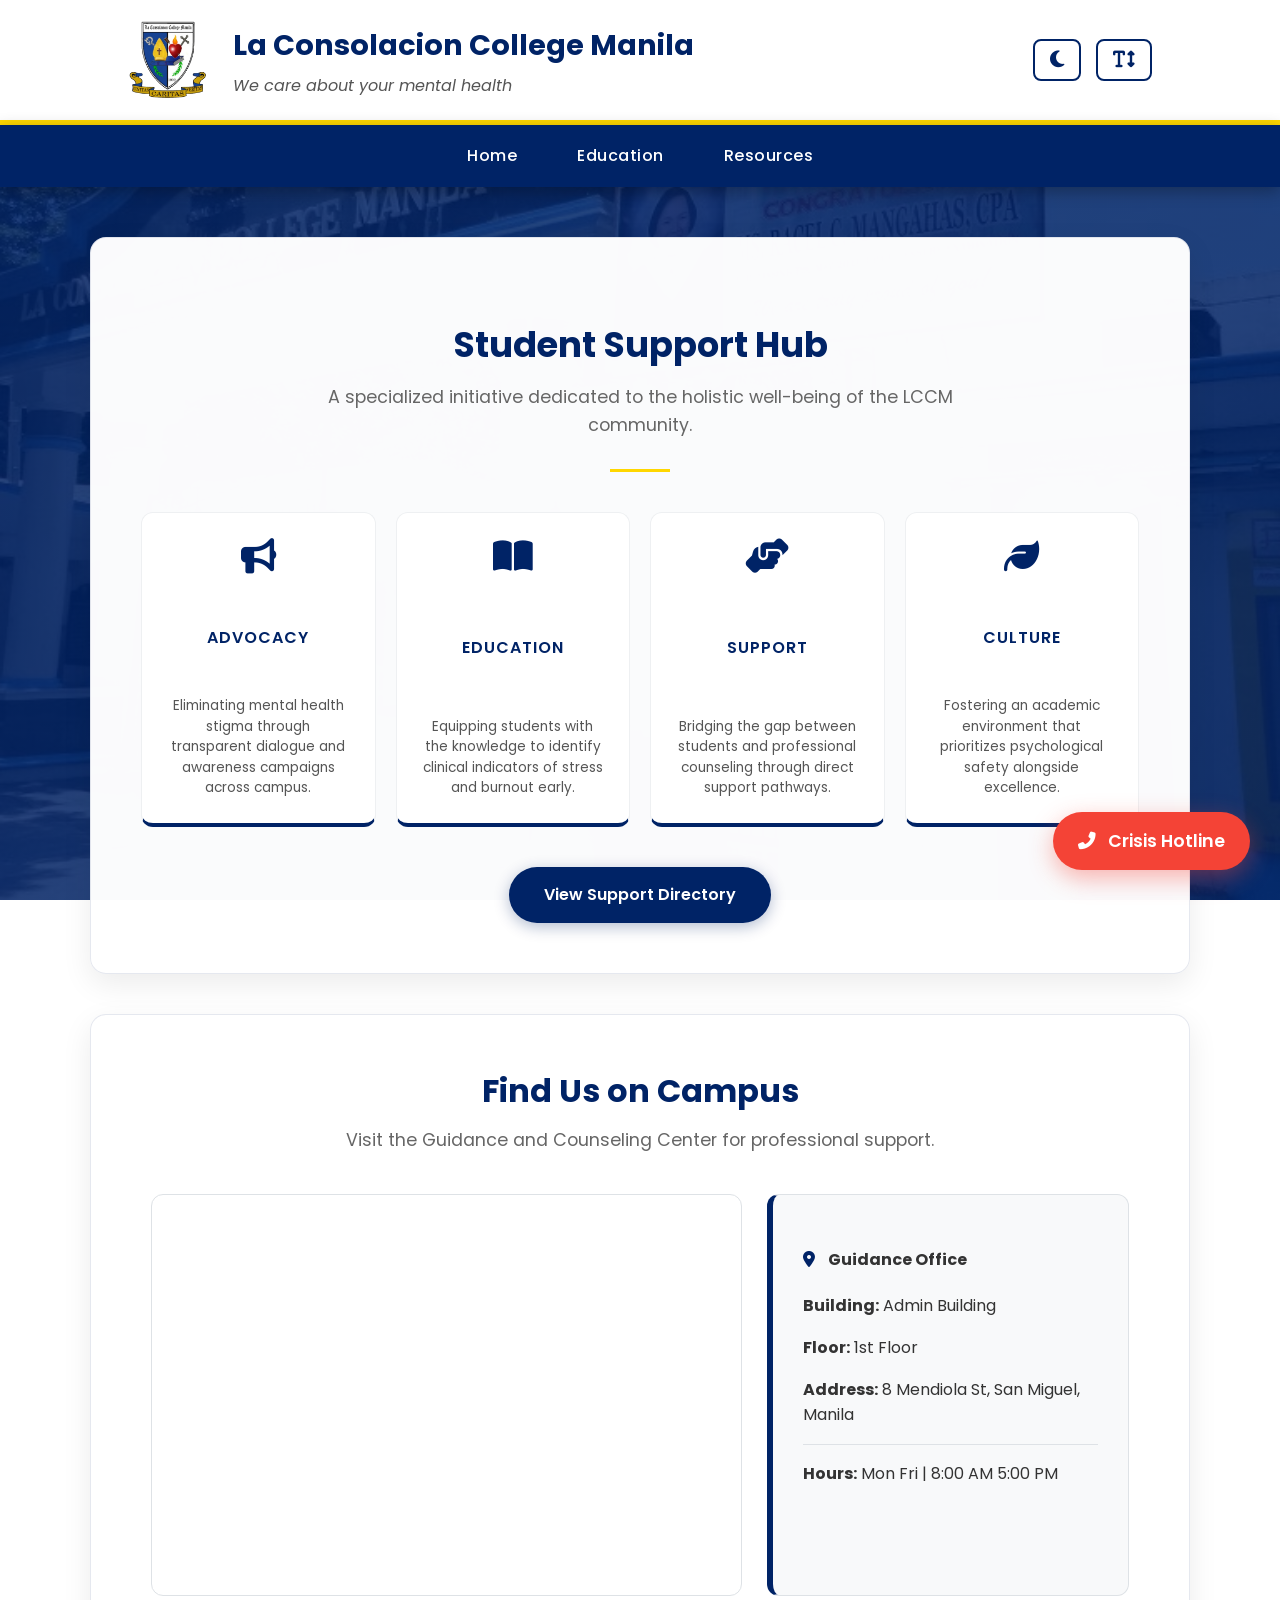
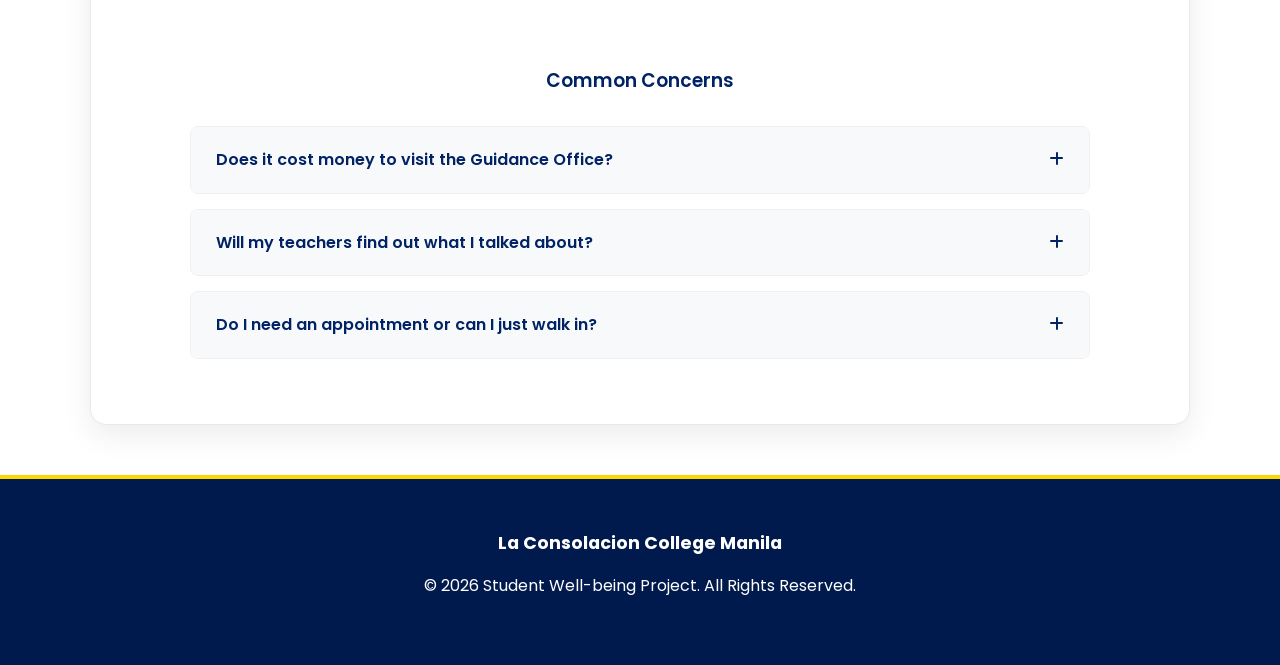
<file: index.html>
<!DOCTYPE html>
<html lang="en">
<head>
    <meta charset="UTF-8">
    <meta name="viewport" content="width=device-width, initial-scale=1.0">
    <title>LCCM Student Support Hub</title>
    <link href="https://fonts.googleapis.com/css2?family=Poppins:wght@300;400;500;600;700&display=swap" rel="stylesheet">
    <link rel="stylesheet" href="https://cdnjs.cloudflare.com/ajax/libs/font-awesome/6.4.0/css/all.min.css">
    <link rel="stylesheet" href="style.css">
</head>
<body>

    <header>
        <img src="lccm-logo.png" alt="LCCM Seal">
        <div>
            <h1>La Consolacion College Manila</h1>
            <p>We care about your mental health</p>
        </div>
        <div class="accessibility-controls">
            <button onclick="toggleDarkMode()" id="darkModeBtn" title="Toggle Dark Mode">
                <i class="fas fa-moon"></i>
            </button>
            <button onclick="resizeText()" id="resizeBtn" title="Resize Text">
                <i class="fas fa-text-height"></i>
            </button>
        </div>
    </header>

    <nav>
        <ul>
            <li><a href="index.html">Home</a></li>
            <li><a href="education.html">Education</a></li>
            <li><a href="resources.html">Resources</a></li>
        </ul>
    </nav>

    <main>
        <section id="home">
            <div class="card reveal">
                <h2 class="section-title">Student Support Hub</h2>
                <p class="section-subtitle">A specialized initiative dedicated to the holistic well-being of the LCCM community.</p>
                
                <hr class="divider">

                <div class="objectives-grid">
                    <div class="objective-item reveal">
                        <i class="fas fa-bullhorn obj-icon"></i>
                        <h4>Advocacy</h4>
                        <p>Eliminating mental health stigma through transparent dialogue and awareness campaigns across campus.</p>
                    </div>

                    <div class="objective-item reveal">
                        <i class="fas fa-book-open obj-icon"></i>
                        <h4>Education</h4>
                        <p>Equipping students with the knowledge to identify clinical indicators of stress and burnout early.</p>
                    </div>

                    <div class="objective-item reveal">
                        <i class="fas fa-hands-helping obj-icon"></i>
                        <h4>Support</h4>
                        <p>Bridging the gap between students and professional counseling through direct support pathways.</p>
                    </div>

                    <div class="objective-item reveal">
                        <i class="fas fa-leaf obj-icon"></i>
                        <h4>Culture</h4>
                        <p>Fostering an academic environment that prioritizes psychological safety alongside excellence.</p>
                    </div>
                </div>

                <a href="resources.html" class="btn-directory">View Support Directory</a>
            </div>
        </section>

        <section id="resources" class="resource-box reveal">
            <h2 class="section-title">Find Us on Campus</h2>
            <p class="section-subtitle">Visit the Guidance and Counseling Center for professional support.</p>
            
            <div class="map-container">
                <div class="map-frame">
                <iframe 
    src="https://www.google.com/maps/embed?pb=!1m18!1m12!1m3!1d3861.100862024921!2d120.98978137584556!3d14.593308877223783!2m3!1f0!2f0!3f0!3m2!1i1024!2i768!4f13.1!3m3!1m2!1s0x339795f74b1eb957%3A0xae81d172c049094b!2sLa%20Consolacion%20College%20Manila!5e0!3m2!1sen!2sph!4v1711812345678!5m2!1sen!2sph" 
    width="100%" 
    height="100%" 
    allowfullscreen="" 
    loading="lazy" 
    referrerpolicy="no-referrer-when-downgrade">
                 </iframe>
                </div>

                <div class="location-info">
                    <h4><i class="fas fa-map-marker-alt" style="color: #002366; margin-right: 10px;"></i> Guidance Office</h4>
                    <p><strong>Building:</strong> Admin Building</p>
                    <p><strong>Floor:</strong> 1st Floor</p>
                    <p><strong>Address:</strong> 8 Mendiola St, San Miguel, Manila</p>
                    <hr class="location-divider">
                    <p><strong>Hours:</strong> Mon Fri | 8:00 AM 5:00 PM</p>
                </div>
            </div>

            <div class="faq-section reveal">
                <h3 class="faq-title">Common Concerns</h3>
                <div class="faq-container">
                    
                    <div class="faq-item">
                        <div class="faq-question" onclick="toggleFAQ(this)">
                            Does it cost money to visit the Guidance Office? <span><i class="fas fa-plus"></i></span>
                        </div>
                        <div class="faq-answer">
                            No. Counseling and guidance services are part of your student privileges at LCCM. There are no additional fees for speaking with our professionals.
                        </div>
                    </div>

                    <div class="faq-item">
                        <div class="faq-question" onclick="toggleFAQ(this)">
                            Will my teachers find out what I talked about? <span><i class="fas fa-plus"></i></span>
                        </div>
                        <div class="faq-answer">
                            Your privacy is our priority. All sessions are strictly confidential. Information is only shared if there is an immediate risk to your safety or the safety of others.
                        </div>
                    </div>

                    <div class="faq-item">
                        <div class="faq-question" onclick="toggleFAQ(this)">
                            Do I need an appointment or can I just walk in? <span><i class="fas fa-plus"></i></span>
                        </div>
                        <div class="faq-answer">
                            Walk ins are welcome for urgent concerns. However, to ensure a counselor is available for a full session, we recommend scheduling an appointment via email or visiting the office in person.
                        </div>
                    </div>

                </div>
            </div>
        </section>
    </main>

    <footer>
        <p class="college-name">La Consolacion College Manila</p>
        <p class="copyright">© 2026 Student Well-being Project. All Rights Reserved.</p>
    </footer>

    <a href="tel:1553" class="floating-emergency" title="National Mental Health Crisis Hotline">
        <i class="fas fa-phone-alt"></i>
        <span>Crisis Hotline</span>
    </a>

    <script src="script.js"></script>

</body>
</html>
</file>
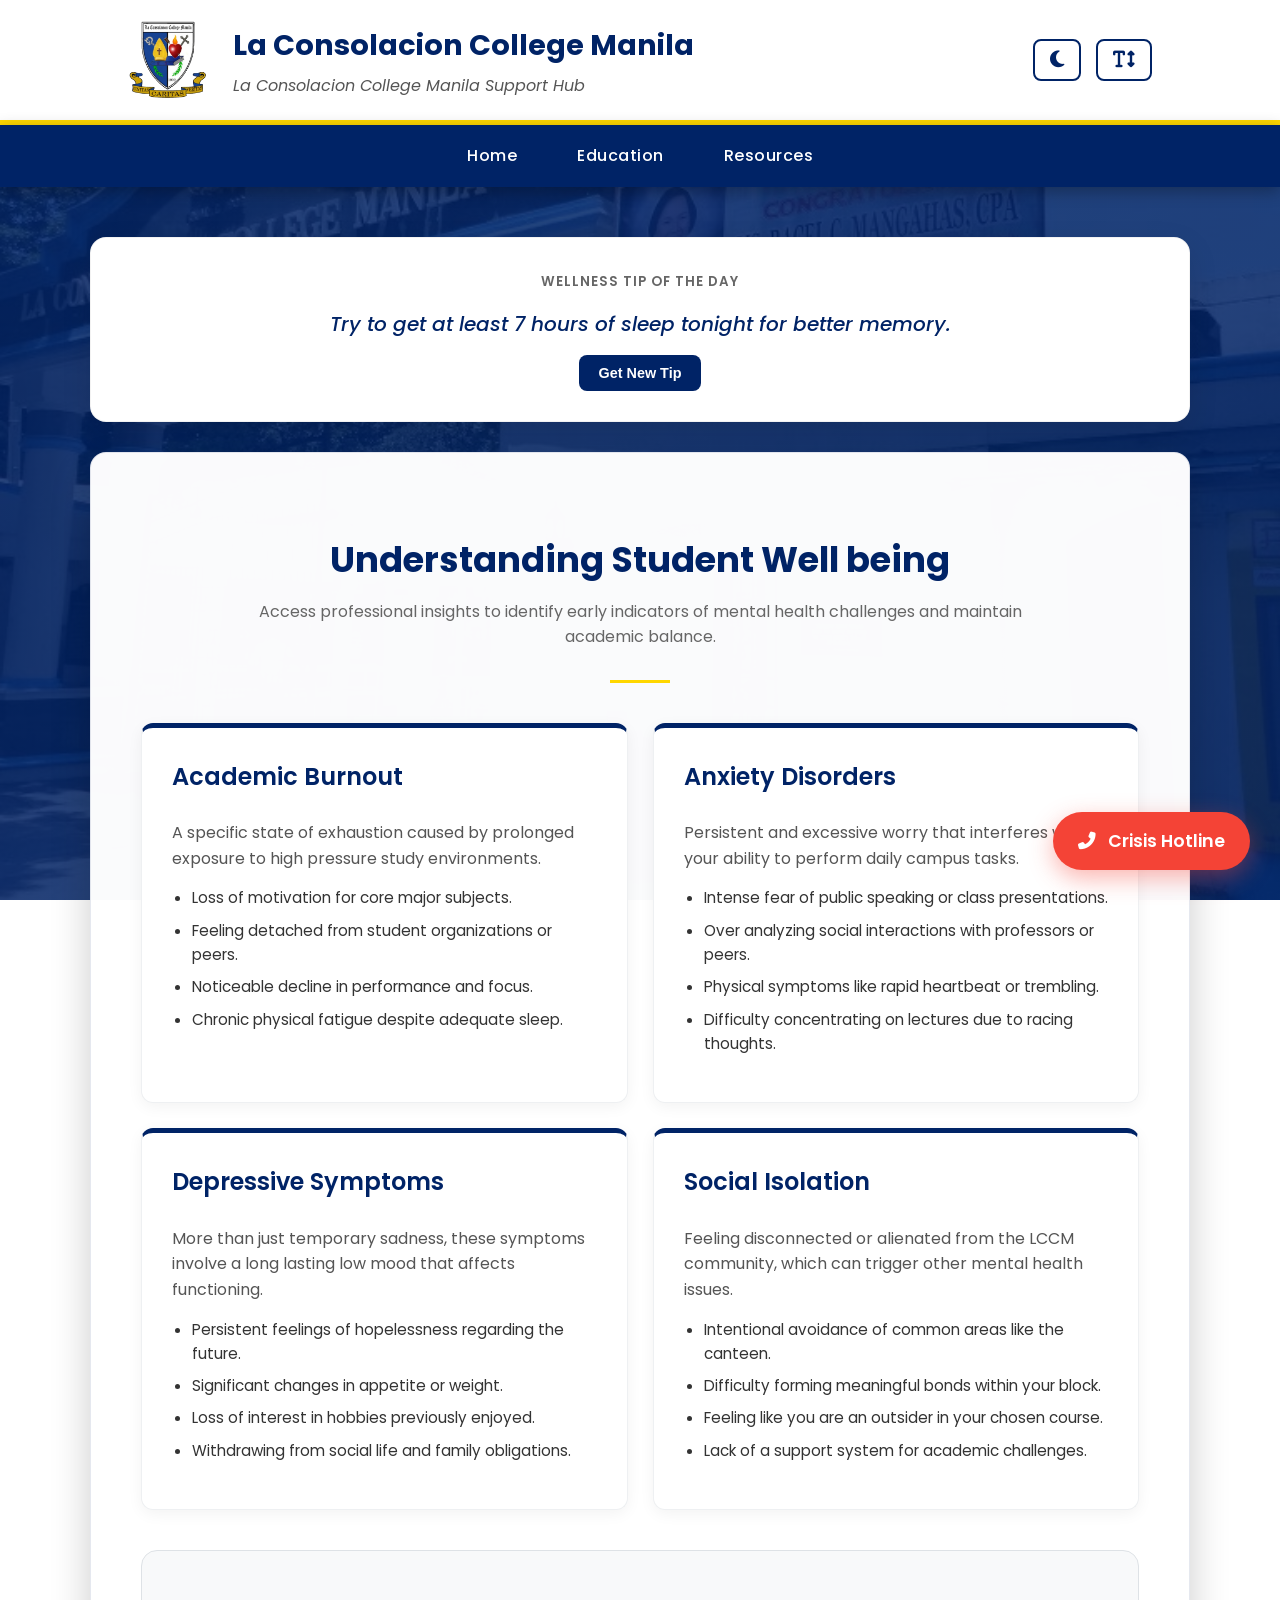
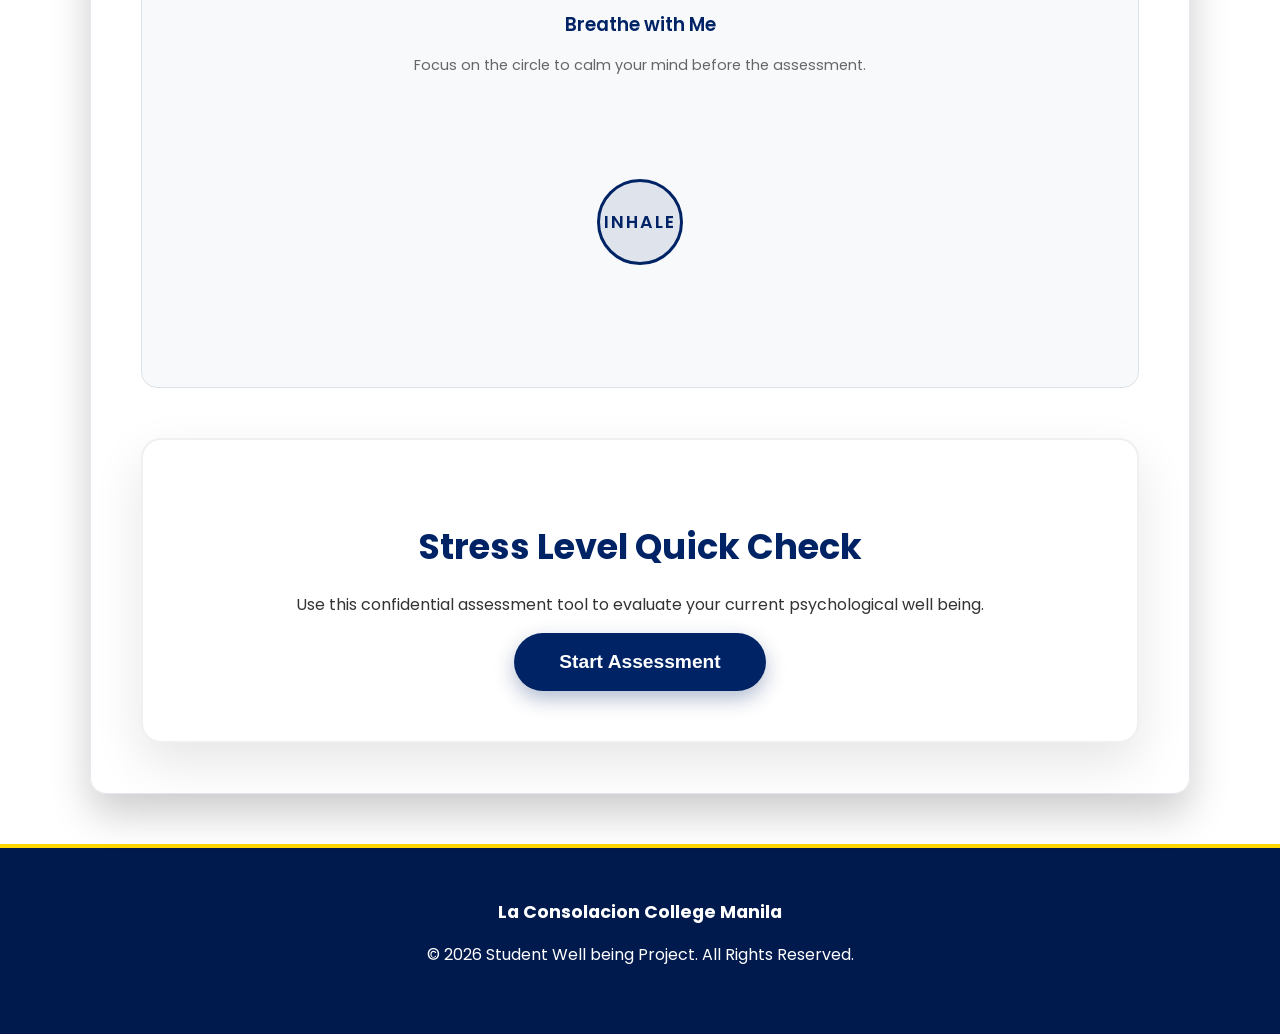
<file: education.html>
<!DOCTYPE html>
<html lang="en">
<head>
    <meta charset="UTF-8">
    <meta name="viewport" content="width=device-width, initial-scale=1.0">
    <title>Mental Health Education LCCM</title>
    <link href="https://fonts.googleapis.com/css2?family=Poppins:wght@300;400;500;600;700&display=swap" rel="stylesheet">
    <link rel="stylesheet" href="https://cdnjs.cloudflare.com/ajax/libs/font-awesome/6.4.0/css/all.min.css">
    <link rel="stylesheet" href="style.css">
</head>
<body>

    <header>
        <img src="lccm-logo.png" alt="LCCM Seal">
        <div>
            <h1>La Consolacion College Manila</h1>
            <p>La Consolacion College Manila Support Hub</p>
        </div>
        <div class="accessibility-controls">
            <button onclick="toggleDarkMode()" id="darkModeBtn" title="Toggle Dark Mode">
                <i class="fas fa-moon"></i>
            </button>
            <button onclick="resizeText()" id="resizeBtn" title="Resize Text">
                <i class="fas fa-text-height"></i>
            </button>
        </div>
    </header>

    <nav>
        <ul>
            <li><a href="index.html">Home</a></li>
            <li><a href="education.html">Education</a></li>
            <li><a href="resources.html">Resources</a></li>
        </ul>
    </nav>

    <main>
        <div class="tip-container reveal">
            <small class="tip-label">Wellness Tip of the Day</small>
            <p id="wellnessTip">Loading your daily tip...</p>
            <button class="btn-tip" onclick="generateTip()">Get New Tip</button>
        </div>

        <section class="content-card reveal">
            <h2>Understanding Student Well being</h2>
            <p class="edu-subtitle">Access professional insights to identify early indicators of mental health challenges and maintain academic balance.</p>
            
            <hr class="divider">

            <div class="education-grid">
                <div class="info-item reveal">
                    <h3>Academic Burnout</h3>
                    <p>A specific state of exhaustion caused by prolonged exposure to high pressure study environments.</p>
                    <ul>
                        <li>Loss of motivation for core major subjects.</li>
                        <li>Feeling detached from student organizations or peers.</li>
                        <li>Noticeable decline in performance and focus.</li>
                        <li>Chronic physical fatigue despite adequate sleep.</li>
                    </ul>
                </div>

                <div class="info-item reveal">
                    <h3>Anxiety Disorders</h3>
                    <p>Persistent and excessive worry that interferes with your ability to perform daily campus tasks.</p>
                    <ul>
                        <li>Intense fear of public speaking or class presentations.</li>
                        <li>Over analyzing social interactions with professors or peers.</li>
                        <li>Physical symptoms like rapid heartbeat or trembling.</li>
                        <li>Difficulty concentrating on lectures due to racing thoughts.</li>
                    </ul>
                </div>
                
                <div class="info-item reveal">
                    <h3>Depressive Symptoms</h3>
                    <p>More than just temporary sadness, these symptoms involve a long lasting low mood that affects functioning.</p>
                    <ul>
                        <li>Persistent feelings of hopelessness regarding the future.</li>
                        <li>Significant changes in appetite or weight.</li>
                        <li>Loss of interest in hobbies previously enjoyed.</li>
                        <li>Withdrawing from social life and family obligations.</li>
                    </ul>
                </div>

                <div class="info-item reveal">
                    <h3>Social Isolation</h3>
                    <p>Feeling disconnected or alienated from the LCCM community, which can trigger other mental health issues.</p>
                    <ul>
                        <li>Intentional avoidance of common areas like the canteen.</li>
                        <li>Difficulty forming meaningful bonds within your block.</li>
                        <li>Feeling like you are an outsider in your chosen course.</li>
                        <li>Lack of a support system for academic challenges.</li>
                    </ul>
                </div>
            </div>

            <div class="breathe-section reveal">
                <h3 class="breathe-title">Breathe with Me</h3>
                <p class="breathe-subtitle">Focus on the circle to calm your mind before the assessment.</p>
                <div class="breathe-container">
                    <div class="breathe-circle">
                        <div id="breatheText">Inhale</div>
                    </div>
                </div>
            </div>

            <div class="quiz-container reveal">
                <div id="quizIntro">
                    <h2 class="quiz-title">Stress Level Quick Check</h2>
                    <p>Use this confidential assessment tool to evaluate your current psychological well being.</p>
                    <button class="btn-start" onclick="startQuiz()">Start Assessment</button>
                </div>

                <div id="quizContent">
                    <h3 class="quiz-subtitle">Confidential Assessment</h3>
                    <form id="stressQuiz">
                        <div class="quiz-question">1. I feel overwhelmed by my current school requirements.</div>
                        <div class="quiz-options">
                            <label><input type="radio" name="q1" value="0"> Never or rarely</label>
                            <label><input type="radio" name="q1" value="1"> Sometimes</label>
                            <label><input type="radio" name="q1" value="2"> Frequently</label>
                        </div>

                        <div class="quiz-question">2. I find it difficult to relax after a long day of classes.</div>
                        <div class="quiz-options">
                            <label><input type="radio" name="q2" value="0"> Never or rarely</label>
                            <label><input type="radio" name="q2" value="1"> Sometimes</label>
                            <label><input type="radio" name="q2" value="2"> Frequently</label>
                        </div>

                        <div class="quiz-question">3. I have been feeling more irritable or frustrated lately.</div>
                        <div class="quiz-options">
                            <label><input type="radio" name="q3" value="0"> Never or rarely</label>
                            <label><input type="radio" name="q3" value="1"> Sometimes</label>
                            <label><input type="radio" name="q3" value="2"> Frequently</label>
                        </div>

                        <div class="quiz-question">4. I am having trouble falling asleep or staying asleep.</div>
                        <div class="quiz-options">
                            <label><input type="radio" name="q4" value="0"> Never or rarely</label>
                            <label><input type="radio" name="q4" value="1"> Sometimes</label>
                            <label><input type="radio" name="q4" value="2"> Frequently</label>
                        </div>

                        <div class="quiz-question">5. I experience physical symptoms like muscle tension or headaches.</div>
                        <div class="quiz-options">
                            <label><input type="radio" name="q5" value="0"> Never or rarely</label>
                            <label><input type="radio" name="q5" value="1"> Sometimes</label>
                            <label><input type="radio" name="q5" value="2"> Frequently</label>
                        </div>

                        <div class="quiz-question">6. I feel like I have no time for personal hobbies or family.</div>
                        <div class="quiz-options">
                            <label><input type="radio" name="q6" value="0"> Never or rarely</label>
                            <label><input type="radio" name="q6" value="1"> Sometimes</label>
                            <label><input type="radio" name="q6" value="2"> Frequently</label>
                        </div>

                        <button type="button" class="btn-check" onclick="calculateScore()">Submit for Analysis</button>
                    </form>

                    <div id="meter-container">
                        <h3 id="status-text">Your Wellness Status</h3>
                        <div class="meter-bg"><div id="meter-fill"></div></div>
                        <p id="feedback-text"></p>
                        <p id="advice-text"></p>
                        <button class="btn-retake" onclick="location.reload()">Retake Assessment</button>
                    </div>
                </div>
            </div>
        </section>
    </main>

    <footer>
        <p class="college-name">La Consolacion College Manila</p>
        <p>© 2026 Student Well being Project. All Rights Reserved.</p>
    </footer>

    <a href="tel:1553" class="floating-emergency" title="National Mental Health Crisis Hotline">
        <i class="fas fa-phone-alt"></i>
        <span>Crisis Hotline</span>
    </a>

    <script src="script.js"></script>

</body>
</html>
</file>
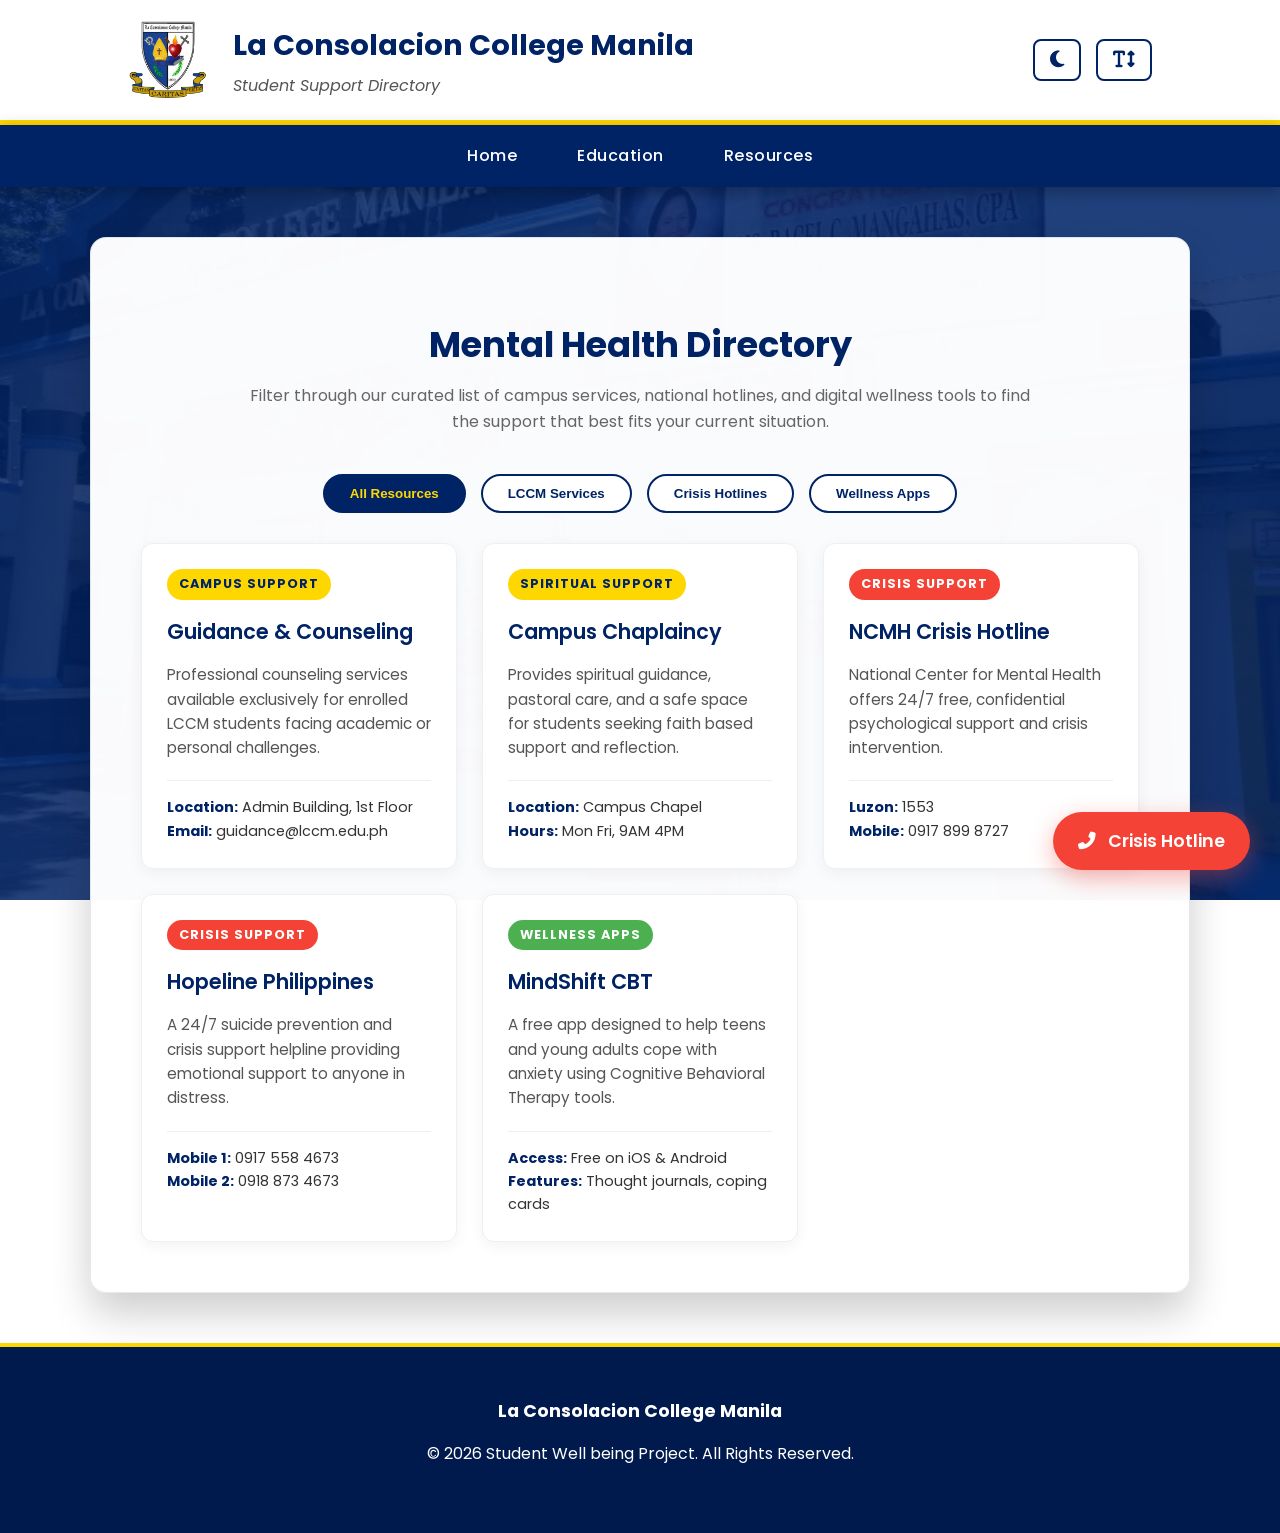
<file: resources.html>
<!DOCTYPE html>
<html lang="en">
<head>
    <meta charset="UTF-8">
    <meta name="viewport" content="width=device-width, initial-scale=1.0">
    <title>Support Resources LCCM</title>
    <link href="https://fonts.googleapis.com/css2?family=Poppins:wght@300;400;500;600;700&display=swap" rel="stylesheet">
    <link rel="stylesheet" href="https://cdnjs.cloudflare.com/ajax/libs/font-awesome/6.4.0/css/all.min.css">
    <link rel="stylesheet" href="style.css">
</head>
<body>

    <header>
        <img src="lccm-logo.png" alt="LCCM Seal">
        <div>
            <h1>La Consolacion College Manila</h1>
            <p>Student Support Directory</p>
        </div>
        <div class="accessibility-controls">
            <button onclick="toggleDarkMode()" id="darkModeBtn" title="Toggle Dark Mode">
                <i class="fas fa-moon"></i>
            </button>
            <button onclick="resizeText()" id="resizeBtn" title="Resize Text">
                <i class="fas fa-text-height"></i>
            </button>
        </div>
    </header>

    <nav>
        <ul>
            <li><a href="index.html">Home</a></li>
            <li><a href="education.html">Education</a></li>
            <li><a href="resources.html">Resources</a></li>
        </ul>
    </nav>

    <main>
        <div class="content-card reveal">
            <div class="directory-header">
                <h2>Mental Health Directory</h2>
                <p class="edu-subtitle">Filter through our curated list of campus services, national hotlines, and digital wellness tools to find the support that best fits your current situation.</p>
            </div>

            <div class="filter-controls">
                <button class="btn-filter active" onclick="filterResources('all', this)">All Resources</button>
                <button class="btn-filter" onclick="filterResources('lccm', this)">LCCM Services</button>
                <button class="btn-filter" onclick="filterResources('crisis', this)">Crisis Hotlines</button>
                <button class="btn-filter" onclick="filterResources('wellness', this)">Wellness Apps</button>
            </div>

            <div class="resource-grid">
                <div class="resource-card reveal">
                    <span class="resource-badge">Campus Support</span>
                    <h3>Guidance & Counseling</h3>
                    <p>Professional counseling services available exclusively for enrolled LCCM students facing academic or personal challenges.</p>
                    <div class="resource-contact">
                        <strong>Location:</strong> Admin Building, 1st Floor<br>
                        <strong>Email:</strong> guidance@lccm.edu.ph
                    </div>
                </div>

                <div class="resource-card reveal">
                    <span class="resource-badge">Spiritual Support</span>
                    <h3>Campus Chaplaincy</h3>
                    <p>Provides spiritual guidance, pastoral care, and a safe space for students seeking faith based support and reflection.</p>
                    <div class="resource-contact">
                        <strong>Location:</strong> Campus Chapel<br>
                        <strong>Hours:</strong> Mon Fri, 9AM 4PM
                    </div>
                </div>

                <div class="resource-card reveal">
                    <span class="resource-badge" style="background: #f44336; color: white;">Crisis Support</span>
                    <h3>NCMH Crisis Hotline</h3>
                    <p>National Center for Mental Health offers 24/7 free, confidential psychological support and crisis intervention.</p>
                    <div class="resource-contact">
                        <strong>Luzon:</strong> 1553<br>
                        <strong>Mobile:</strong> 0917 899 8727
                    </div>
                </div>

                <div class="resource-card reveal">
                    <span class="resource-badge" style="background: #f44336; color: white;">Crisis Support</span>
                    <h3>Hopeline Philippines</h3>
                    <p>A 24/7 suicide prevention and crisis support helpline providing emotional support to anyone in distress.</p>
                    <div class="resource-contact">
                        <strong>Mobile 1:</strong> 0917 558 4673<br>
                        <strong>Mobile 2:</strong> 0918 873 4673
                    </div>
                </div>

                <div class="resource-card reveal">
                    <span class="resource-badge" style="background: #4caf50; color: white;">Wellness Apps</span>
                    <h3>MindShift CBT</h3>
                    <p>A free app designed to help teens and young adults cope with anxiety using Cognitive Behavioral Therapy tools.</p>
                    <div class="resource-contact">
                        <strong>Access:</strong> Free on iOS & Android<br>
                        <strong>Features:</strong> Thought journals, coping cards
                    </div>
                </div>
            </div>
        </div>
    </main>

    <footer>
        <p class="college-name">La Consolacion College Manila</p>
        <p>© 2026 Student Well being Project. All Rights Reserved.</p>
    </footer>

    <a href="tel:1553" class="floating-emergency" title="National Mental Health Crisis Hotline">
        <i class="fas fa-phone-alt"></i>
        <span>Crisis Hotline</span>
    </a>

    <script src="script.js"></script>

</body>
</html>
</file>
<file: style.css>
/* Base Styles */
body {
    font-family: 'Poppins', sans-serif;
    line-height: 1.6;
    margin: 0;
    padding: 0;
    color: #333;
    background-image: linear-gradient(rgba(0, 35, 102, 0.85), rgba(0, 35, 102, 0.85)), url('campus.jpg');
    background-attachment: fixed;
    background-size: cover;
    background-position: center;
    transition: background-color 0.3s, color 0.3s;
}

header {
    display: flex;
    align-items: center;
    gap: 25px;
    padding: 20px 10%;
    background-color: #ffffff;
    border-bottom: 5px solid #FFD700;
    transition: background-color 0.3s, border-color 0.3s;
}

header img { height: 80px; width: auto; }
header h1 { margin: 0; color: #002366; font-size: 1.8rem; font-weight: 700; transition: color 0.3s; }
header p { margin: 5px 0 0 0; font-size: 1rem; color: #555; font-style: italic; transition: color 0.3s; }

nav {
    background: #002366;
    padding: 0;
    position: sticky;
    top: 0;
    z-index: 1000;
    box-shadow: 0 4px 15px rgba(0,0,0,0.3);
    transition: background-color 0.3s;
}

nav ul { list-style: none; display: flex; margin: 0; padding: 0; justify-content: center; }
nav ul li a { color: white; text-decoration: none; font-weight: 500; padding: 18px 30px; display: block; transition: 0.3s; letter-spacing: 0.5px; }
nav ul li a:hover { background-color: #003399; color: #FFD700; }

main { max-width: 1100px; margin: 50px auto; padding: 0 20px; }

/* Scroll Reveal Animations */
.reveal {
    opacity: 0;
    transform: translateY(40px);
    transition: all 0.8s cubic-bezier(0.5, 0, 0, 1);
}

.reveal.active {
    opacity: 1;
    transform: translateY(0);
}

/* Home Page Components */
.card {
    background: rgba(255, 255, 255, 0.98);
    padding: 50px;
    border-radius: 16px;
    border: 1px solid rgba(0, 35, 102, 0.1);
    box-shadow: 0 10px 30px rgba(0, 0, 0, 0.08);
    margin-bottom: 40px;
    text-align: center;
    transition: background-color 0.3s, border-color 0.3s;
}

.objectives-grid {
    display: grid;
    grid-template-columns: repeat(4, 1fr);
    gap: 20px;
    margin-top: 40px;
}

.objective-item {
    background: #ffffff;
    padding: 25px;
    border-radius: 12px;
    border: 1px solid #eef0f2;
    border-bottom: 4px solid #002366;
    transition: all 0.3s ease;
    display: flex;
    flex-direction: column;
    justify-content: space-between;
    min-height: 260px;
}

.objective-item:hover {
    transform: translateY(-5px);
    box-shadow: 0 12px 24px rgba(0, 35, 102, 0.15);
    border-color: #002366;
}

.obj-icon { font-size: 2.2rem; margin-bottom: 15px; color: #002366; transition: color 0.3s; }
.objective-item h4 { color: #002366; margin: 0 0 10px 0; font-size: 1rem; text-transform: uppercase; letter-spacing: 1px; font-weight: 600; transition: color 0.3s; }
.objective-item p { font-size: 0.85rem; color: #555; margin: 0; line-height: 1.5; transition: color 0.3s; }

.btn-directory {
    display: inline-block;
    margin-top: 40px;
    padding: 15px 35px;
    background-color: #002366;
    color: #ffffff;
    text-decoration: none;
    border-radius: 50px;
    font-weight: 600;
    transition: 0.3s;
    box-shadow: 0 4px 15px rgba(0,35,102,0.3);
}

.btn-directory:hover {
    background-color: #FFD700;
    color: #002366;
    transform: scale(1.05);
}

.resource-box {
    background: rgba(255, 255, 255, 0.98);
    padding: 50px;
    border-radius: 16px;
    border: 1px solid rgba(0, 35, 102, 0.1);
    box-shadow: 0 10px 30px rgba(0, 0, 0, 0.08);
    text-align: center;
    transition: background-color 0.3s, border-color 0.3s;
}

.map-container {
    display: flex;
    flex-wrap: wrap;
    gap: 25px;
    margin-top: 30px;
    background: transparent;
    padding: 10px;
    border-radius: 12px;
}

.map-frame {
    flex: 2;
    min-width: 300px;
    height: 400px;
    border-radius: 12px;
    overflow: hidden;
    border: 1px solid #dee2e6;
}

.map-frame iframe { border: 0; }

.location-info {
    flex: 1;
    min-width: 250px;
    background: #f8f9fa;
    padding: 30px;
    border-radius: 12px;
    border: 1px solid #dee2e6;
    border-left: 6px solid #002366;
    text-align: left;
    transition: background-color 0.3s, border-color 0.3s;
}

hr.location-divider {
    border: 0;
    border-top: 1px solid #dee2e6;
    margin: 15px 0;
}

.faq-section { margin-top: 60px; text-align: left; }
.faq-container { max-width: 900px; margin: 30px auto 0; }

.faq-item {
    background: #ffffff;
    border: 1px solid #eef0f2;
    border-radius: 8px;
    margin-bottom: 15px;
    overflow: hidden;
    transition: all 0.3s ease;
}

.faq-question {
    padding: 20px 25px;
    background: #f8f9fa;
    color: #002366;
    font-weight: 600;
    cursor: pointer;
    display: flex;
    justify-content: space-between;
    align-items: center;
    transition: background-color 0.3s, color 0.3s;
}

.faq-answer {
    padding: 0 25px;
    max-height: 0;
    overflow: hidden;
    transition: all 0.4s cubic-bezier(0, 1, 0, 1);
    color: #555;
    font-size: 0.95rem;
}

.faq-item.active { border-color: #FFD700; box-shadow: 0 5px 15px rgba(0,0,0,0.05); }
.faq-item.active .faq-answer { max-height: 200px; padding: 20px 25px; }

.section-title { color: #002366; font-size: 2.2rem; margin-bottom: 10px; font-weight: 700; transition: color 0.3s; }
#resources .section-title { font-size: 2rem; margin: 0; }
.section-subtitle { color: #666; font-size: 1.1rem; max-width: 700px; margin: 0 auto; transition: color 0.3s; }
#resources .section-subtitle { margin-top: 10px; }

hr.divider { border: 0; border-top: 3px solid #FFD700; width: 60px; margin: 30px auto; }
.faq-title { color: #002366; text-align: center; margin-bottom: 20px; font-weight: 600; transition: color 0.3s; }
.college-name { font-weight: bold; font-size: 1.1rem; margin: 0 0 5px 0; }

/* Floating Emergency Button */
.floating-emergency {
    position: fixed;
    bottom: 30px;
    right: 30px;
    background-color: #f44336;
    color: white;
    padding: 15px 25px;
    border-radius: 50px;
    display: flex;
    align-items: center;
    gap: 12px;
    text-decoration: none;
    font-weight: 600;
    font-size: 1.1rem;
    box-shadow: 0 8px 25px rgba(244, 67, 54, 0.4);
    z-index: 9999;
    transition: all 0.3s ease;
}

.floating-emergency:hover {
    transform: translateY(-5px) scale(1.02);
    background-color: #d32f2f;
    box-shadow: 0 12px 30px rgba(244, 67, 54, 0.6);
}

/* Education Page Components */
.tip-container {
    background: #ffffff;
    padding: 30px;
    border-radius: 16px;
    border-left: 10px solid #FFD700;
    text-align: center;
    margin-bottom: 30px;
    box-shadow: 0 10px 30px rgba(0, 0, 0, 0.1);
    border: 1px solid rgba(0, 0, 0, 0.05);
    transition: background-color 0.3s, border-color 0.3s;
}

.tip-label { color: #666; font-weight: 600; text-transform: uppercase; letter-spacing: 1px; }

#wellnessTip {
    font-size: 1.25rem;
    color: #002366;
    font-style: italic;
    margin: 15px 0;
    font-weight: 500;
    min-height: 1.5em;
    transition: opacity 0.3s ease-in-out, color 0.3s;
}

.btn-tip {
    background: #002366;
    color: white;
    border: none;
    padding: 10px 20px;
    border-radius: 8px;
    cursor: pointer;
    font-size: 0.9rem;
    font-weight: 600;
    transition: 0.3s;
}

.btn-tip:hover { background: #FFD700; color: #002366; transform: translateY(-2px); }

.content-card {
    background: rgba(255, 255, 255, 0.98);
    padding: 50px;
    border-radius: 16px;
    box-shadow: 0 20px 40px rgba(0,0,0,0.2);
    margin-bottom: 30px;
    text-align: center;
    border: 1px solid rgba(0, 35, 102, 0.1);
    transition: background-color 0.3s, border-color 0.3s;
}

.content-card h2 { color: #002366; font-size: 2.2rem; margin-bottom: 10px; font-weight: 700; transition: color 0.3s; }
.edu-subtitle { color: #666; max-width: 800px; margin: 0 auto; transition: color 0.3s; }

.education-grid {
    display: grid;
    grid-template-columns: repeat(auto-fit, minmax(400px, 1fr));
    gap: 25px;
    margin-top: 40px;
    text-align: left;
}

.info-item {
    background: #ffffff;
    padding: 30px;
    border-radius: 12px;
    border: 1px solid #eef0f2;
    border-top: 5px solid #002366;
    transition: all 0.3s ease;
    box-shadow: 0 4px 15px rgba(0,0,0,0.05);
}

.info-item:hover {
    transform: translateY(-8px);
    box-shadow: 0 15px 30px rgba(0, 35, 102, 0.1);
    border-color: #002366;
}

.info-item h3 { color: #002366; margin-top: 0; font-size: 1.5rem; font-weight: 600; transition: color 0.3s; }
.info-item p { color: #555; margin-bottom: 15px; transition: color 0.3s; }
.info-item ul { padding-left: 20px; margin-top: 10px; }
.info-item li { margin-bottom: 8px; font-size: 0.95rem; }

.breathe-section {
    margin: 40px 0;
    padding: 40px;
    background: #f8f9fa;
    border-radius: 16px;
    text-align: center;
    border: 1px solid #dee2e6;
    transition: background-color 0.3s, border-color 0.3s;
}

.breathe-title { color: #002366; margin-bottom: 5px; font-weight: 600; transition: color 0.3s; }
.breathe-subtitle { color: #666; font-size: 0.9rem; margin-bottom: 20px; transition: color 0.3s; }

.breathe-container { display: flex; align-items: center; justify-content: center; height: 250px; }

.breathe-circle {
    width: 80px;
    height: 80px;
    background: rgba(0, 35, 102, 0.1);
    border: 3px solid #002366;
    border-radius: 50%;
    display: flex;
    align-items: center;
    justify-content: center;
    animation: breathAnimation 12s infinite ease-in-out;
}

#breatheText { font-weight: 600; color: #002366; font-size: 1.1rem; text-transform: uppercase; letter-spacing: 2px; transition: color 0.3s; }

@keyframes breathAnimation {
    0%, 100% { transform: scale(1); background: rgba(0, 35, 102, 0.1); }
    33%, 66% { transform: scale(2.5); background: rgba(0, 35, 102, 0.3); }
}

.quiz-container {
    margin-top: 50px;
    padding: 50px;
    background: #ffffff;
    border-radius: 20px;
    border: 2px solid #eef0f2;
    box-shadow: 0 20px 50px rgba(0, 0, 0, 0.1);
    text-align: center;
    transition: background-color 0.3s, border-color 0.3s;
}

#quizContent { display: none; text-align: left; animation: fadeIn 0.6s ease-out; }

@keyframes fadeIn {
    from { opacity: 0; transform: translateY(20px); }
    to { opacity: 1; transform: translateY(0); }
}

.quiz-title { color: #002366; font-weight: 700; transition: color 0.3s; }
.quiz-subtitle { color: #002366; text-align: center; margin-bottom: 30px; font-weight: 600; transition: color 0.3s; }
.quiz-question { margin-bottom: 15px; font-weight: 600; color: #002366; font-size: 1.1rem; transition: color 0.3s; }
.quiz-options { margin-bottom: 30px; }

.quiz-options label {
    display: block;
    background: #ffffff;
    padding: 15px;
    margin-bottom: 10px;
    border-radius: 10px;
    cursor: pointer;
    border: 1px solid #dee2e6;
    transition: all 0.2s ease;
}

.quiz-options label:hover { background: #f0f4f8; border-color: #002366; transform: translateX(8px); }

.btn-start {
    padding: 18px 45px;
    background-color: #002366;
    color: white;
    border: none;
    border-radius: 50px;
    font-size: 1.2rem;
    font-weight: 600;
    cursor: pointer;
    transition: 0.3s;
    box-shadow: 0 8px 20px rgba(0,35,102,0.3);
}

.btn-start:hover { transform: scale(1.05); background-color: #003399; color: #FFD700; }

.btn-check {
    width: 100%;
    padding: 18px;
    background: #002366;
    color: white;
    border: none;
    border-radius: 12px;
    font-weight: 600;
    cursor: pointer;
    font-size: 1.1rem;
    transition: 0.3s;
}

.btn-check:hover { background: #003399; letter-spacing: 1px; }

#meter-container { display: none; margin-top: 40px; text-align: center; }
.meter-bg { width: 100%; background-color: #eee; border-radius: 25px; height: 30px; margin: 20px 0; overflow: hidden; border: 1px solid #ddd; }
#meter-fill { height: 100%; width: 0%; background-color: #4caf50; transition: width 1s cubic-bezier(0.4, 0, 0.2, 1); }
#feedback-text { font-weight: 600; font-size: 1.1rem; margin-top: 15px; }
#advice-text { color: #666; margin-bottom: 25px; transition: color 0.3s; }

.btn-retake {
    background: none;
    border: none;
    color: #002366;
    cursor: pointer;
    text-decoration: underline;
    font-weight: 600;
    transition: color 0.3s;
}

/* Resources Page Components */
.directory-header { text-align: center; margin-bottom: 40px; }
.filter-controls { display: flex; justify-content: center; gap: 15px; margin: 30px 0; flex-wrap: wrap; }

.btn-filter {
    background: #ffffff;
    color: #002366;
    border: 2px solid #002366;
    padding: 10px 25px;
    border-radius: 50px;
    font-weight: 600;
    cursor: pointer;
    transition: all 0.3s ease;
}

.btn-filter:hover, .btn-filter.active { background: #002366; color: #FFD700; }

.resource-grid { display: grid; grid-template-columns: repeat(auto-fill, minmax(300px, 1fr)); gap: 25px; }

.resource-card {
    background: #ffffff;
    border: 1px solid #eef0f2;
    border-radius: 12px;
    padding: 25px;
    text-align: left;
    transition: all 0.3s ease;
    box-shadow: 0 4px 15px rgba(0,0,0,0.05);
}

.resource-card:hover {
    transform: translateY(-5px);
    box-shadow: 0 12px 24px rgba(0, 35, 102, 0.15);
    border-color: #002366;
}

.resource-badge {
    display: inline-block;
    background: #FFD700;
    color: #002366;
    padding: 5px 12px;
    border-radius: 20px;
    font-size: 0.8rem;
    font-weight: 700;
    margin-bottom: 15px;
    text-transform: uppercase;
    letter-spacing: 1px;
}

.resource-card h3 { color: #002366; margin: 0 0 10px 0; font-size: 1.3rem; font-weight: 600; transition: color 0.3s; }
.resource-card p { color: #555; font-size: 0.95rem; margin-bottom: 20px; transition: color 0.3s; }

.resource-contact {
    font-size: 0.9rem;
    border-top: 1px solid #eef0f2;
    padding-top: 15px;
    transition: border-color 0.3s;
}

.resource-contact strong { color: #002366; transition: color 0.3s; }

footer { text-align: center; padding: 50px 20px; background: #001a4d; color: white; border-top: 4px solid #FFD700; }

@media (max-width: 992px) {
    .objectives-grid { grid-template-columns: repeat(2, 1fr); }
    header { padding: 20px 5%; }
}

/* Accessibility Controls */
.accessibility-controls { display: flex; gap: 15px; margin-left: auto; }

.accessibility-controls button {
    background: none;
    border: 2px solid #002366;
    border-radius: 8px;
    padding: 8px 15px;
    cursor: pointer;
    font-size: 1.2rem;
    color: #002366;
    transition: 0.3s;
}

.accessibility-controls button:hover { background: #002366; color: #FFD700; }

/* Dark Mode Theme */
body.dark-mode {
    background-image: linear-gradient(rgba(10, 10, 15, 0.95), rgba(10, 10, 15, 0.95)), url('campus.jpg');
    color: #e0e0e0;
}

body.dark-mode header,
body.dark-mode .card,
body.dark-mode .objective-item,
body.dark-mode .resource-box,
body.dark-mode .location-info,
body.dark-mode .faq-item,
body.dark-mode .faq-question,
body.dark-mode .tip-container,
body.dark-mode .content-card,
body.dark-mode .info-item,
body.dark-mode .breathe-section,
body.dark-mode .quiz-container,
body.dark-mode .quiz-options label,
body.dark-mode .resource-card {
    background-color: #1a1a24;
    color: #e0e0e0;
    border-color: #333;
}

body.dark-mode header { background-color: #111; border-bottom-color: #444; }
body.dark-mode nav { background: #0d1b2a; }

body.dark-mode header h1,
body.dark-mode .section-title,
body.dark-mode .objective-item h4,
body.dark-mode .faq-question,
body.dark-mode .faq-title,
body.dark-mode #wellnessTip,
body.dark-mode .content-card h2,
body.dark-mode .info-item h3,
body.dark-mode .breathe-title,
body.dark-mode .quiz-title,
body.dark-mode .quiz-subtitle,
body.dark-mode .quiz-question,
body.dark-mode .resource-card h3,
body.dark-mode .resource-contact strong,
body.dark-mode .obj-icon,
body.dark-mode .location-info i {
    color: #66b2ff !important;
}

body.dark-mode header p,
body.dark-mode .section-subtitle,
body.dark-mode .objective-item p,
body.dark-mode .faq-answer,
body.dark-mode .breathe-subtitle,
body.dark-mode .info-item p,
body.dark-mode #advice-text,
body.dark-mode .resource-card p {
    color: #aaa;
}

body.dark-mode .accessibility-controls button,
body.dark-mode .btn-filter {
    border-color: #66b2ff;
    color: #66b2ff;
}

body.dark-mode .btn-filter { background: #1a1a24; }

body.dark-mode .accessibility-controls button:hover,
body.dark-mode .btn-filter:hover, 
body.dark-mode .btn-filter.active { background: #66b2ff; color: #111; }

body.dark-mode .btn-retake { color: #66b2ff; }
body.dark-mode .resource-card:hover { border-color: #66b2ff; }
body.dark-mode .resource-contact { border-top-color: #444; }

/* Text Resize Classes */
body.text-large { font-size: 110%; }
body.text-xlarge { font-size: 125%; }
</file>
